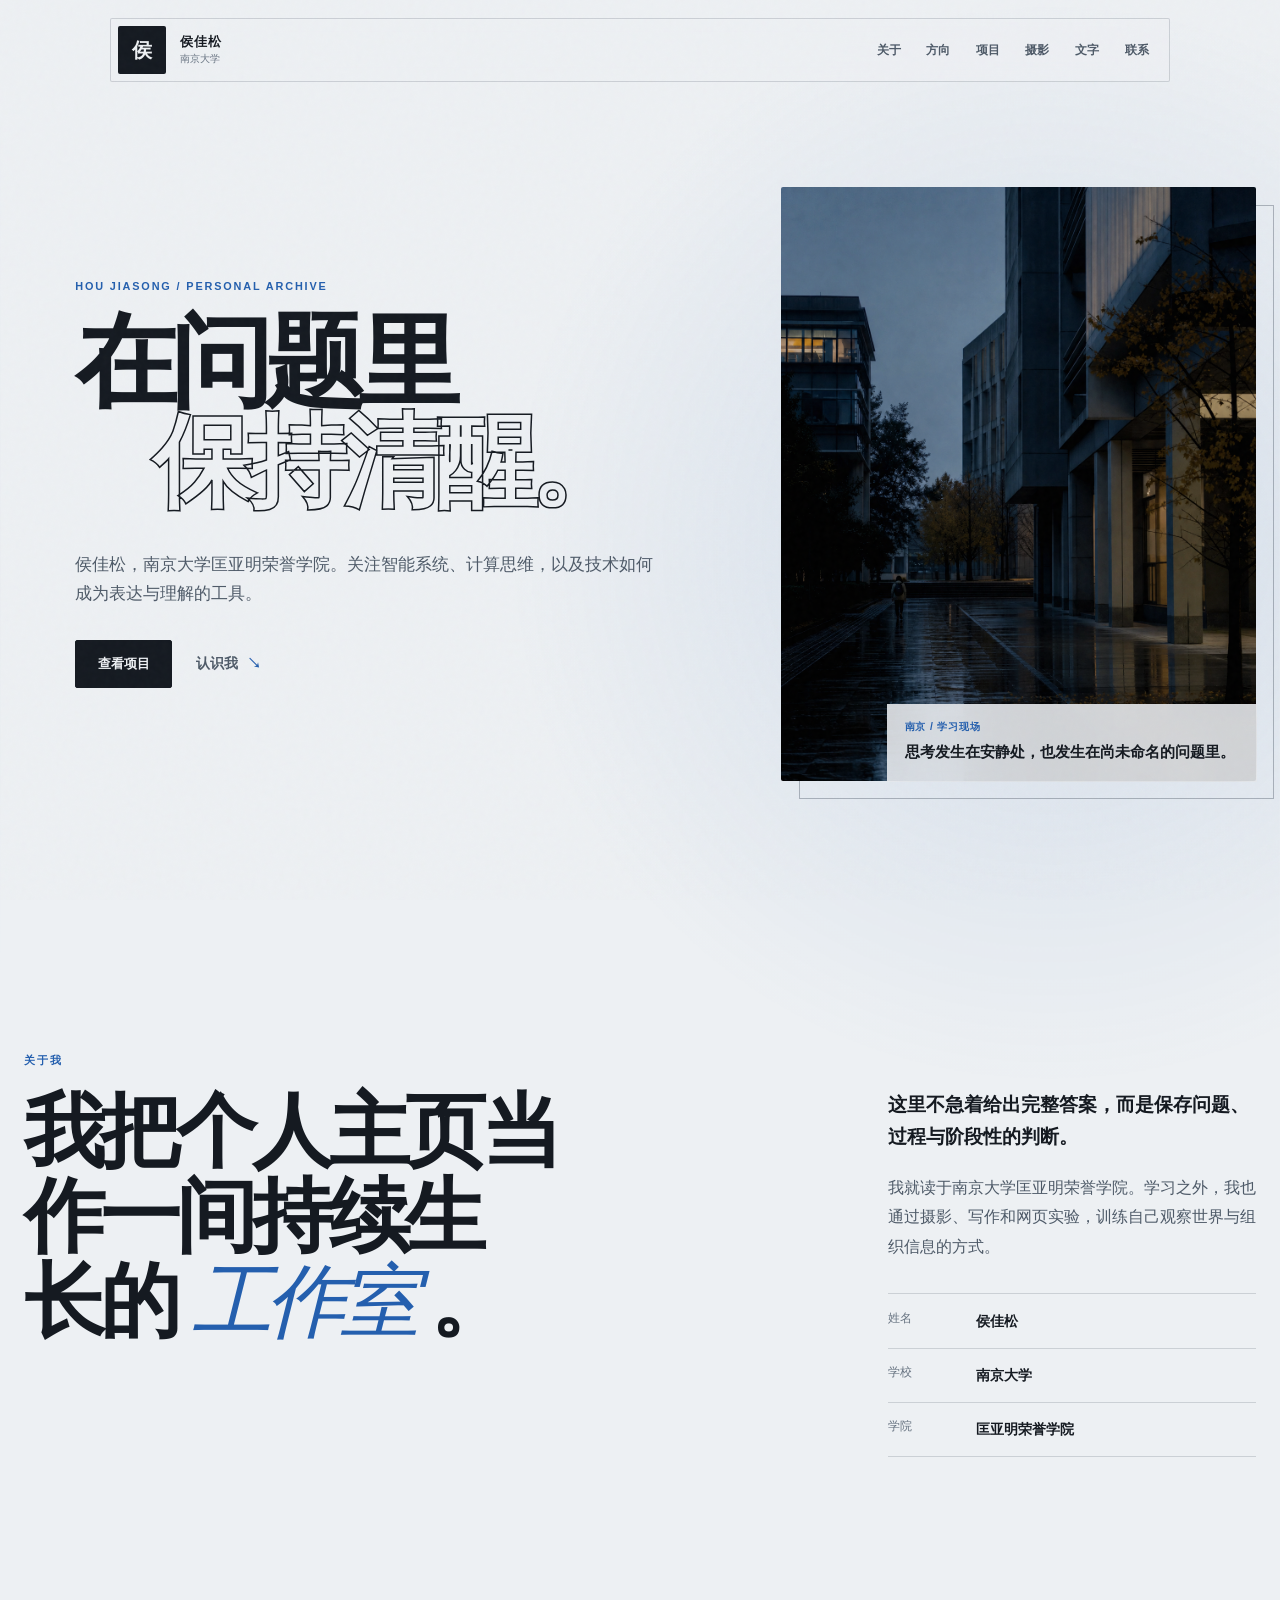
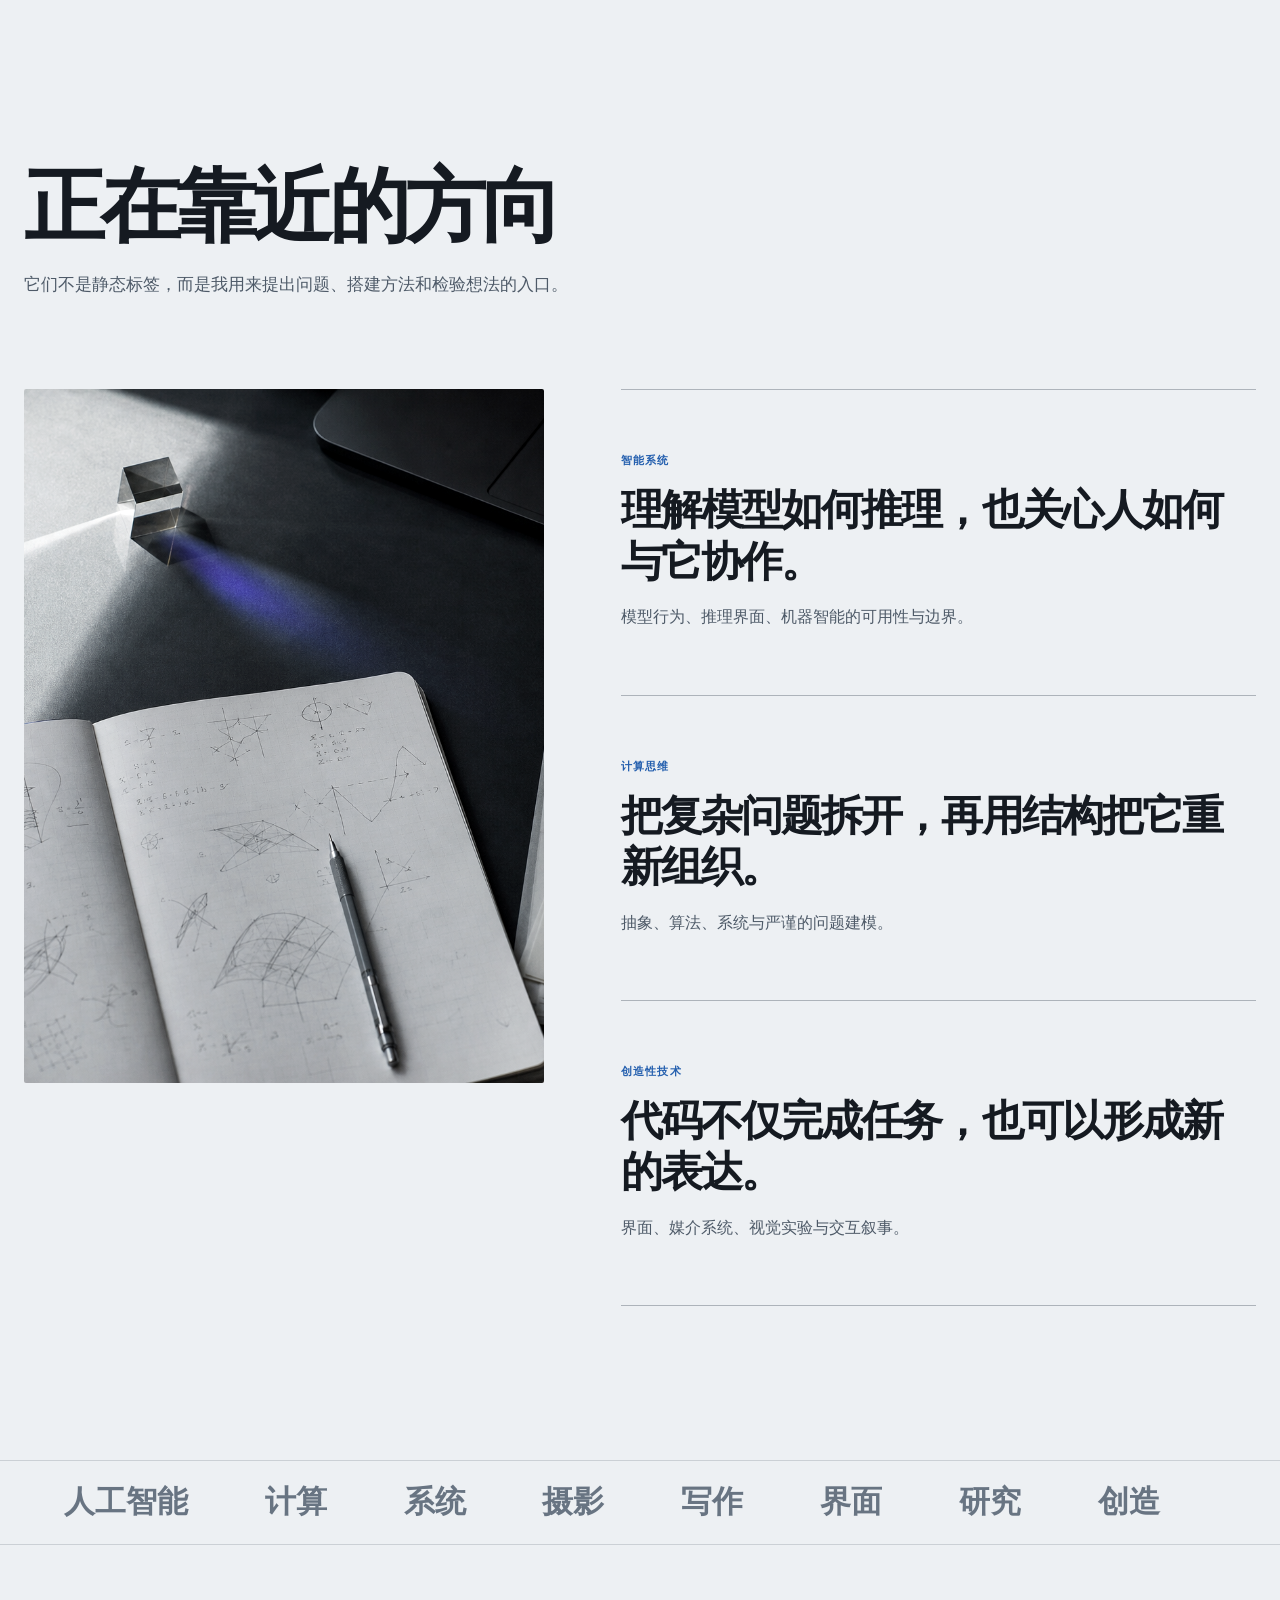
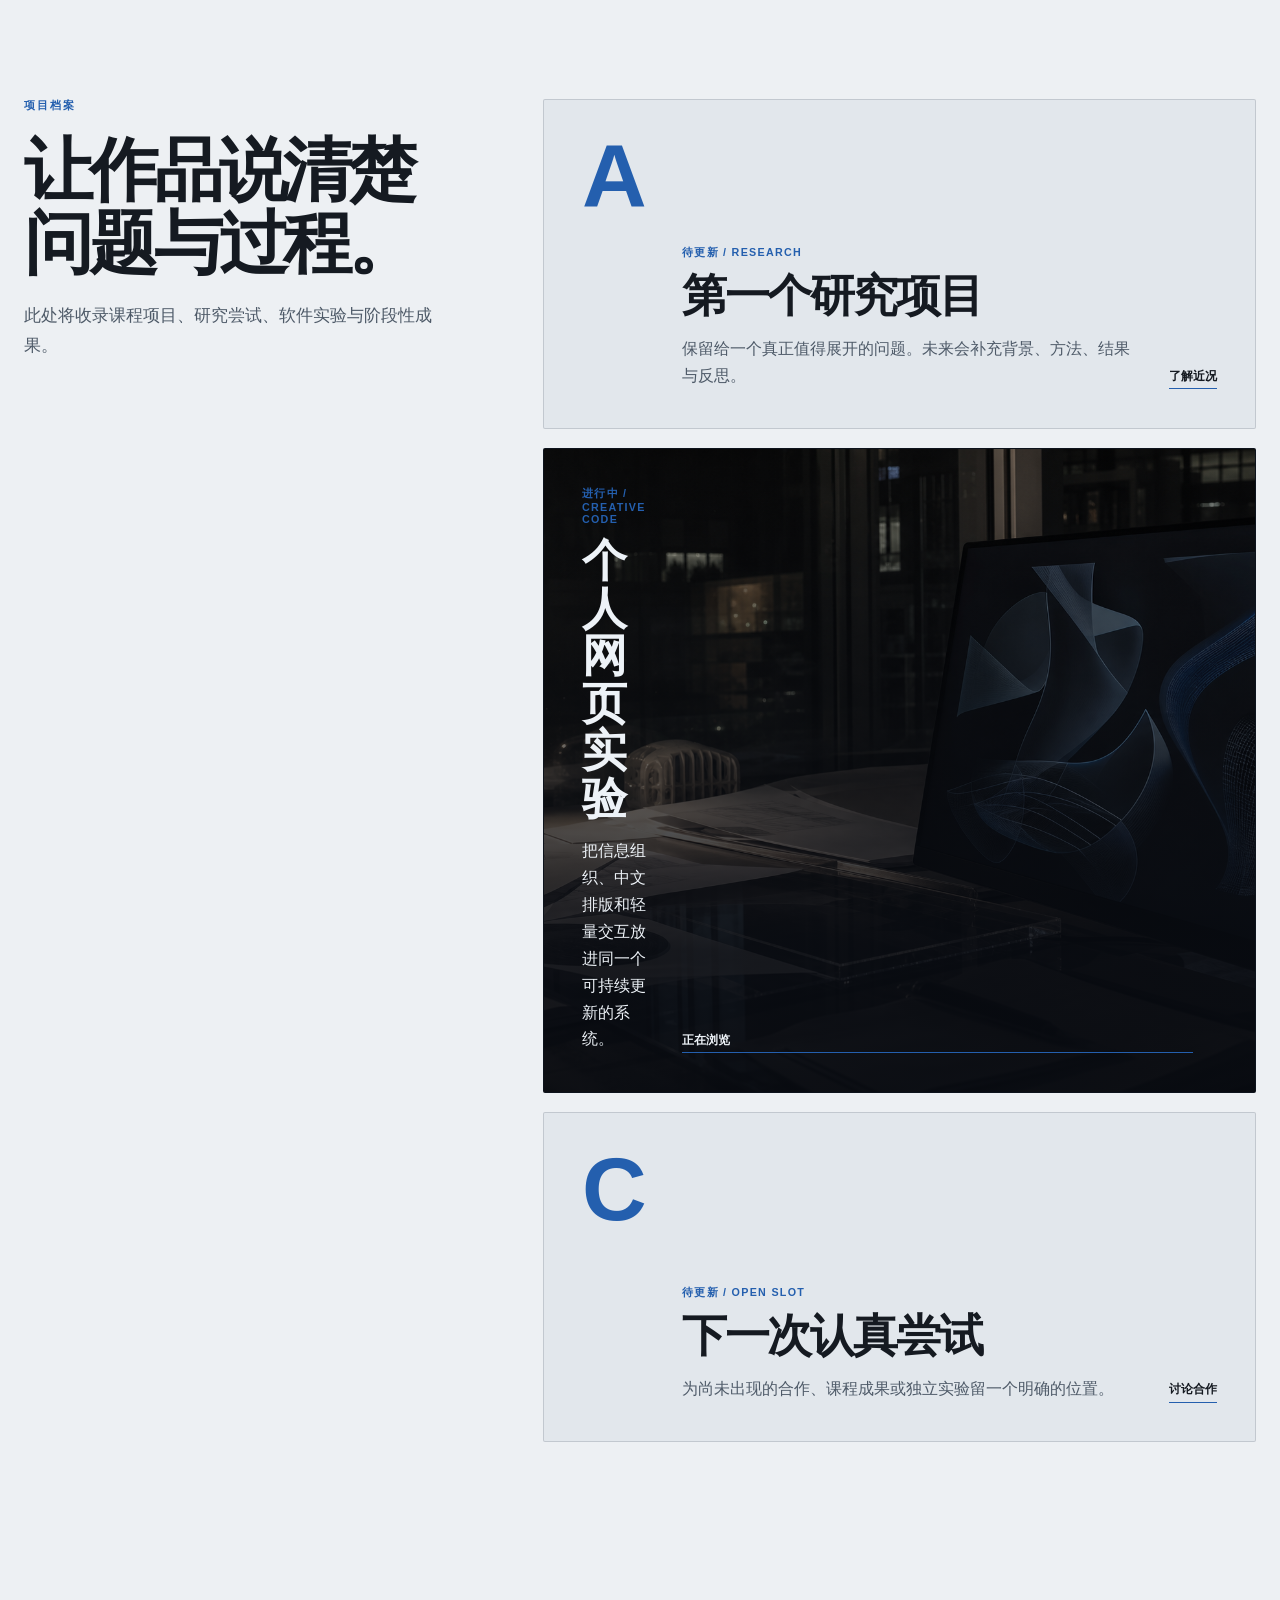
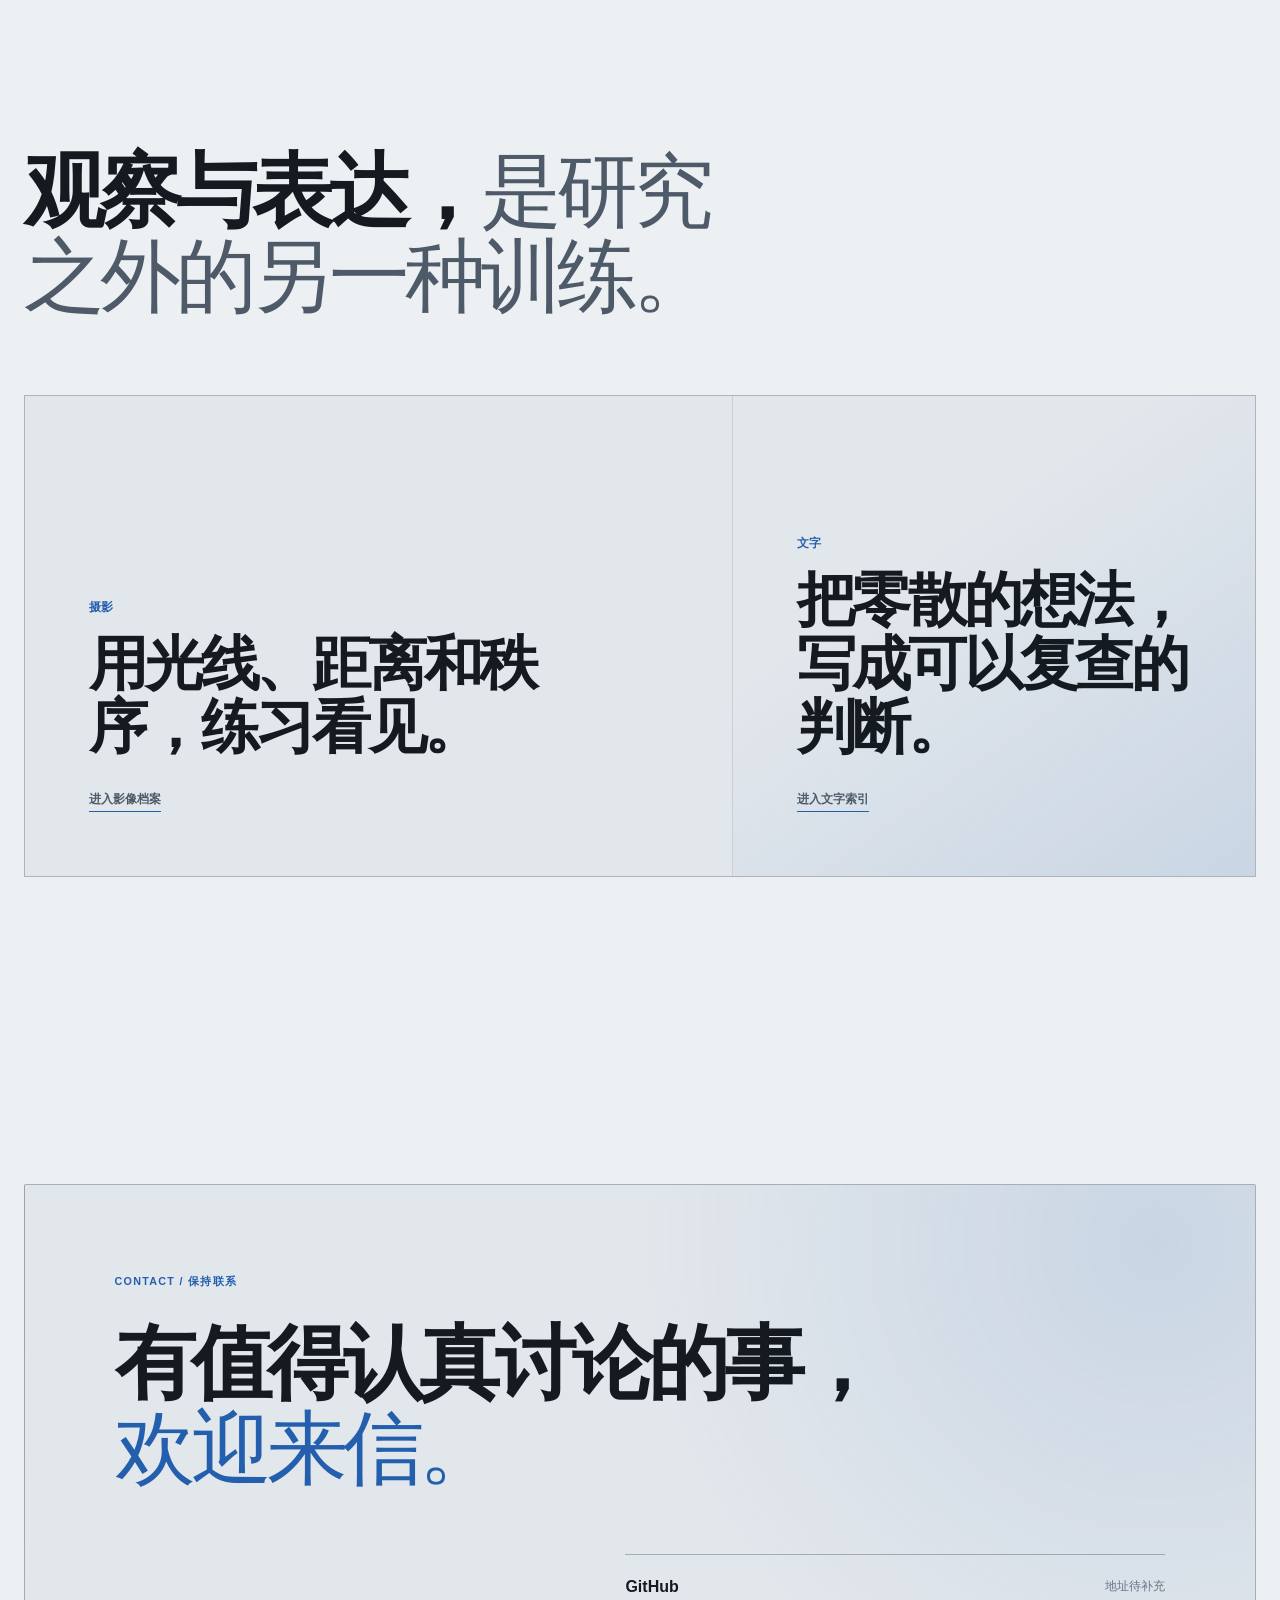
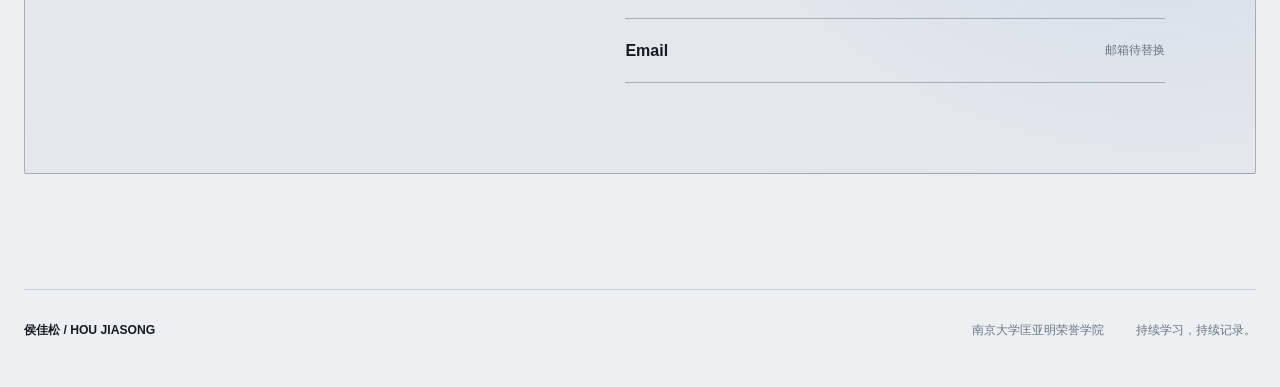
<file: index.html>
<!doctype html>
<html lang="zh-CN">
  <head>
    <meta charset="utf-8">
    <meta name="viewport" content="width=device-width, initial-scale=1">
    <meta name="description" content="侯佳松，南京大学匡亚明荣誉学院学生。记录研究、项目、摄影与写作。">
    <meta name="theme-color" content="#080b11">
    <title>侯佳松 | 研究、创造与观察</title>
    <link rel="stylesheet" href="assets/css/style.css">
  </head>
  <body>
    <canvas id="field-canvas" aria-hidden="true"></canvas>

    <div class="page-shell">
      <nav class="site-nav" aria-label="主导航">
        <a class="nav-mark" href="#top" aria-label="回到侯佳松主页顶部">
          <span>侯</span>
        </a>
        <div class="nav-identity">
          <strong>侯佳松</strong>
          <small>南京大学</small>
        </div>
        <div class="nav-links">
          <a href="#profile">关于</a>
          <a href="#research">方向</a>
          <a href="#projects">项目</a>
          <a href="photography/index.html">摄影</a>
          <a href="writings/index.html">文字</a>
          <a href="#contact">联系</a>
        </div>
      </nav>

      <main id="top" class="site-main">
        <section class="hero-section" aria-labelledby="hero-title">
          <div class="hero-copy reveal-group">
            <p class="eyebrow">HOU JIASONG / PERSONAL ARCHIVE</p>
            <h1 id="hero-title">
              <span>在问题里</span>
              <em>保持清醒。</em>
            </h1>
            <p class="hero-line">侯佳松，南京大学匡亚明荣誉学院。关注智能系统、计算思维，以及技术如何成为表达与理解的工具。</p>
            <div class="hero-actions" aria-label="主要入口">
              <a class="button button-primary" href="#projects">查看项目</a>
              <a class="text-link" href="#profile">认识我 <span aria-hidden="true">↘</span></a>
            </div>
          </div>

          <figure class="hero-media reveal-media">
            <img src="assets/images/campus-blue-hour.png" alt="雨后蓝调时刻的大学校园建筑与树影">
            <figcaption>
              <span>南京 / 学习现场</span>
              <strong>思考发生在安静处，也发生在尚未命名的问题里。</strong>
            </figcaption>
          </figure>
        </section>

        <section id="profile" class="section profile-section" aria-labelledby="profile-title">
          <div class="section-kicker">关于我</div>
          <div class="profile-grid">
            <h2 id="profile-title">我把个人主页当作一间持续生长的<span>工作室</span>。</h2>
            <div class="profile-copy">
              <p class="lead">这里不急着给出完整答案，而是保存问题、过程与阶段性的判断。</p>
              <p>我就读于南京大学匡亚明荣誉学院。学习之外，我也通过摄影、写作和网页实验，训练自己观察世界与组织信息的方式。</p>
              <dl class="profile-facts">
                <div><dt>姓名</dt><dd>侯佳松</dd></div>
                <div><dt>学校</dt><dd>南京大学</dd></div>
                <div><dt>学院</dt><dd>匡亚明荣誉学院</dd></div>
              </dl>
            </div>
          </div>
        </section>

        <section id="research" class="section research-section" aria-labelledby="research-title">
          <div class="research-intro">
            <h2 id="research-title">正在靠近的方向</h2>
            <p>它们不是静态标签，而是我用来提出问题、搭建方法和检验想法的入口。</p>
          </div>

          <div class="interest-layout">
            <figure class="research-image">
              <img src="assets/images/research-desk.png" alt="摊开的研究笔记、几何草图与棱镜光影">
            </figure>
            <div class="interest-list">
              <article>
                <span>智能系统</span>
                <h3>理解模型如何推理，也关心人如何与它协作。</h3>
                <p>模型行为、推理界面、机器智能的可用性与边界。</p>
              </article>
              <article>
                <span>计算思维</span>
                <h3>把复杂问题拆开，再用结构把它重新组织。</h3>
                <p>抽象、算法、系统与严谨的问题建模。</p>
              </article>
              <article>
                <span>创造性技术</span>
                <h3>代码不仅完成任务，也可以形成新的表达。</h3>
                <p>界面、媒介系统、视觉实验与交互叙事。</p>
              </article>
            </div>
          </div>
        </section>

        <section class="marquee-section" aria-label="关注关键词">
          <div class="marquee-track">
            <span>人工智能</span><span>计算</span><span>系统</span><span>摄影</span><span>写作</span><span>界面</span><span>研究</span><span>创造</span>
          </div>
          <div class="marquee-track" aria-hidden="true">
            <span>人工智能</span><span>计算</span><span>系统</span><span>摄影</span><span>写作</span><span>界面</span><span>研究</span><span>创造</span>
          </div>
        </section>

        <section id="projects" class="section projects-section" aria-labelledby="projects-title">
          <div class="projects-heading">
            <div class="section-kicker">项目档案</div>
            <h2 id="projects-title">让作品说清楚<br>问题与过程。</h2>
            <p>此处将收录课程项目、研究尝试、软件实验与阶段性成果。</p>
          </div>

          <div class="project-stack">
            <article class="project-card">
              <div class="project-number">A</div>
              <div class="project-content">
                <p class="project-state">待更新 / RESEARCH</p>
                <h3>第一个研究项目</h3>
                <p>保留给一个真正值得展开的问题。未来会补充背景、方法、结果与反思。</p>
              </div>
              <a href="#contact" aria-label="联系侯佳松了解第一个研究项目">了解近况</a>
            </article>
            <article class="project-card project-card-image">
              <img src="assets/images/night-study.png" alt="夜间工作桌、抽象计算图形与纸张">
              <div class="project-content">
                <p class="project-state">进行中 / CREATIVE CODE</p>
                <h3>个人网页实验</h3>
                <p>把信息组织、中文排版和轻量交互放进同一个可持续更新的系统。</p>
              </div>
              <a href="#top" aria-label="回到页面顶部查看个人网页实验">正在浏览</a>
            </article>
            <article class="project-card">
              <div class="project-number">C</div>
              <div class="project-content">
                <p class="project-state">待更新 / OPEN SLOT</p>
                <h3>下一次认真尝试</h3>
                <p>为尚未出现的合作、课程成果或独立实验留一个明确的位置。</p>
              </div>
              <a href="#contact" aria-label="联系侯佳松讨论合作">讨论合作</a>
            </article>
          </div>
        </section>

        <section id="archives" class="section archive-section" aria-labelledby="archive-title">
          <h2 id="archive-title">观察与表达，<span>是研究之外的另一种训练。</span></h2>
          <div class="archive-grid">
            <a class="archive-tile photography-tile" href="photography/index.html">
              <span>摄影</span>
              <strong>用光线、距离和秩序，练习看见。</strong>
              <small>进入影像档案</small>
            </a>
            <a class="archive-tile writing-tile" href="writings/index.html">
              <span>文字</span>
              <strong>把零散的想法，写成可以复查的判断。</strong>
              <small>进入文字索引</small>
            </a>
          </div>
        </section>

        <section id="contact" class="section contact-section" aria-labelledby="contact-title">
          <div class="contact-panel">
            <p>CONTACT / 保持联系</p>
            <h2 id="contact-title">有值得认真讨论的事，<br><em>欢迎来信。</em></h2>
            <div class="contact-links">
              <a href="#" aria-label="GitHub 地址待补充">GitHub <span>地址待补充</span></a>
              <a href="mailto:your.email@example.com">Email <span>邮箱待替换</span></a>
            </div>
          </div>
        </section>
      </main>

      <footer class="site-footer">
        <strong>侯佳松 / HOU JIASONG</strong>
        <span>南京大学匡亚明荣誉学院</span>
        <span>持续学习，持续记录。</span>
      </footer>
    </div>

    <script src="assets/js/script.js"></script>
  </body>
</html>
</file>
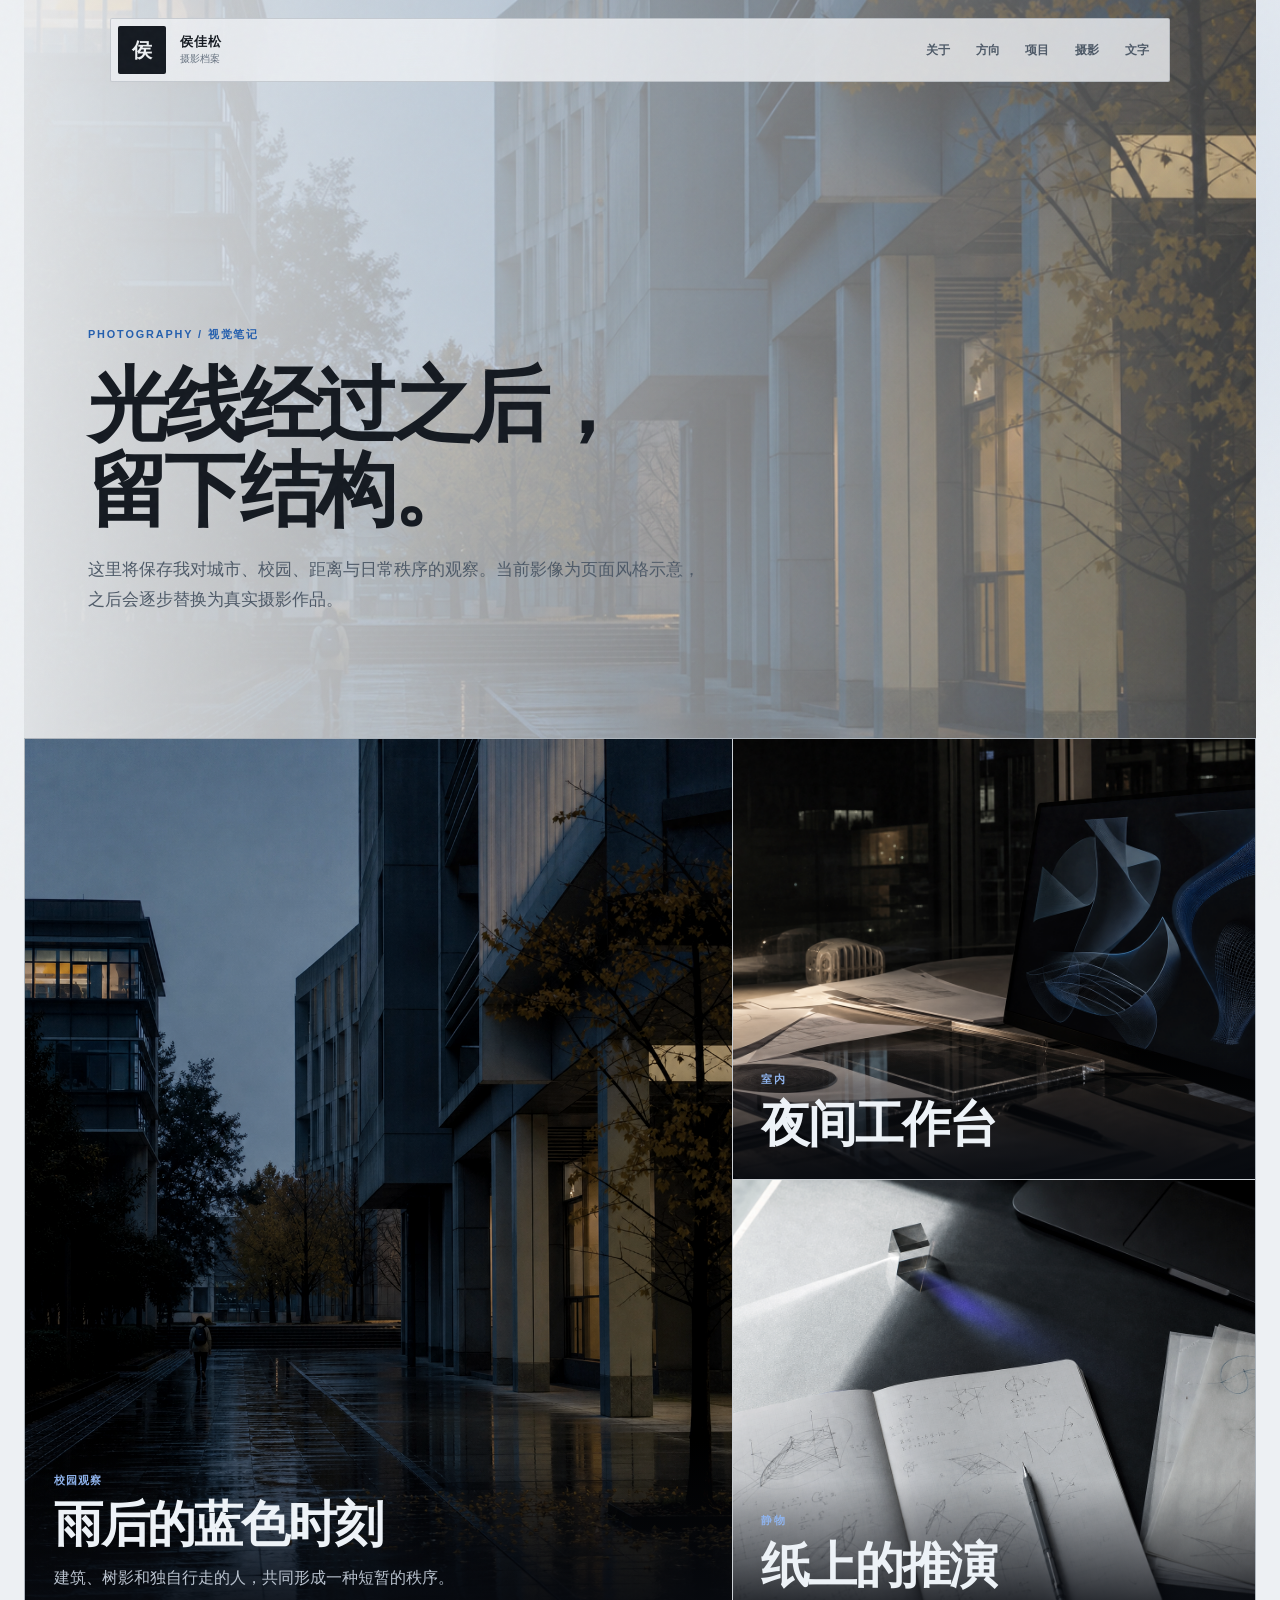
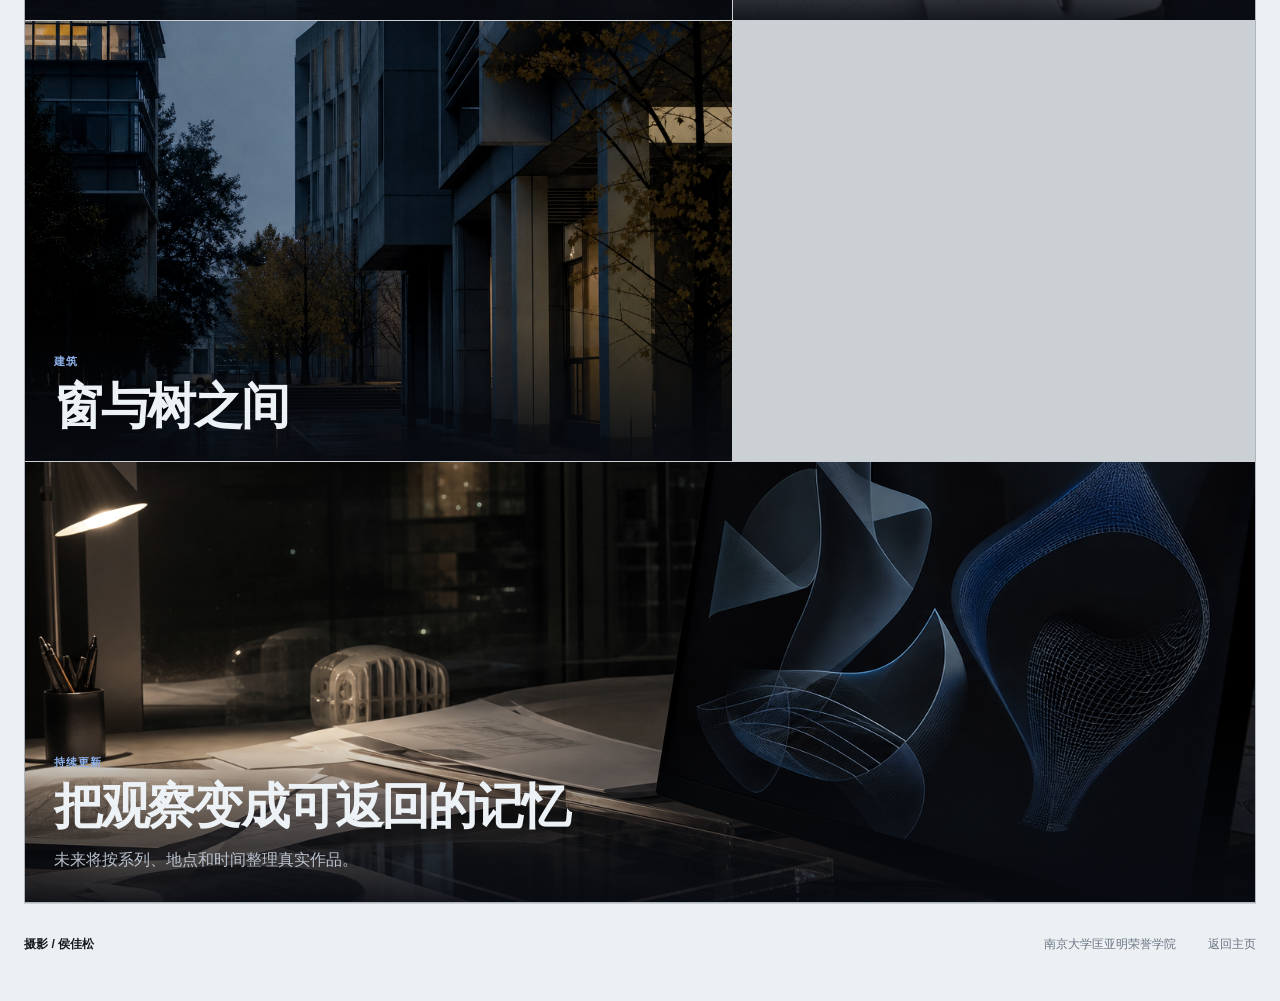
<file: photography/index.html>
<!doctype html>
<html lang="zh-CN">
  <head>
    <meta charset="utf-8">
    <meta name="viewport" content="width=device-width, initial-scale=1">
    <meta name="description" content="侯佳松的摄影与视觉观察档案。">
    <title>摄影 | 侯佳松</title>
    <link rel="stylesheet" href="../assets/css/style.css">
  </head>
  <body>
    <canvas id="field-canvas" aria-hidden="true"></canvas>
    <div class="page-shell">
      <nav class="site-nav" aria-label="主导航">
        <a class="nav-mark" href="../index.html" aria-label="返回侯佳松主页"><span>侯</span></a>
        <div class="nav-identity"><strong>侯佳松</strong><small>摄影档案</small></div>
        <div class="nav-links">
          <a href="../index.html#profile">关于</a>
          <a href="../index.html#research">方向</a>
          <a href="../index.html#projects">项目</a>
          <a href="./index.html">摄影</a>
          <a href="../writings/index.html">文字</a>
        </div>
      </nav>

      <main class="site-main subpage-main">
        <section class="subpage-hero photography-hero" aria-labelledby="photo-title">
          <div class="subpage-copy">
            <p class="eyebrow">PHOTOGRAPHY / 视觉笔记</p>
            <h1 id="photo-title">光线经过之后，<br>留下结构。</h1>
            <p>这里将保存我对城市、校园、距离与日常秩序的观察。当前影像为页面风格示意，之后会逐步替换为真实摄影作品。</p>
          </div>
        </section>

        <section class="section gallery-section" aria-label="摄影作品示意">
          <article class="photo-card photo-large">
            <div class="photo-visual photo-visual-a"></div>
            <div><span>校园观察</span><h2>雨后的蓝色时刻</h2><p>建筑、树影和独自行走的人，共同形成一种短暂的秩序。</p></div>
          </article>
          <article class="photo-card">
            <div class="photo-visual photo-visual-b"></div>
            <div><span>室内</span><h2>夜间工作台</h2></div>
          </article>
          <article class="photo-card">
            <div class="photo-visual photo-visual-c"></div>
            <div><span>静物</span><h2>纸上的推演</h2></div>
          </article>
          <article class="photo-card">
            <div class="photo-visual photo-visual-d"></div>
            <div><span>建筑</span><h2>窗与树之间</h2></div>
          </article>
          <article class="photo-card photo-wide">
            <div class="photo-visual photo-visual-e"></div>
            <div><span>持续更新</span><h2>把观察变成可返回的记忆</h2><p>未来将按系列、地点和时间整理真实作品。</p></div>
          </article>
        </section>
      </main>

      <footer class="site-footer">
        <strong>摄影 / 侯佳松</strong><span>南京大学匡亚明荣誉学院</span><a href="../index.html">返回主页</a>
      </footer>
    </div>
    <script src="../assets/js/script.js"></script>
  </body>
</html>
</file>
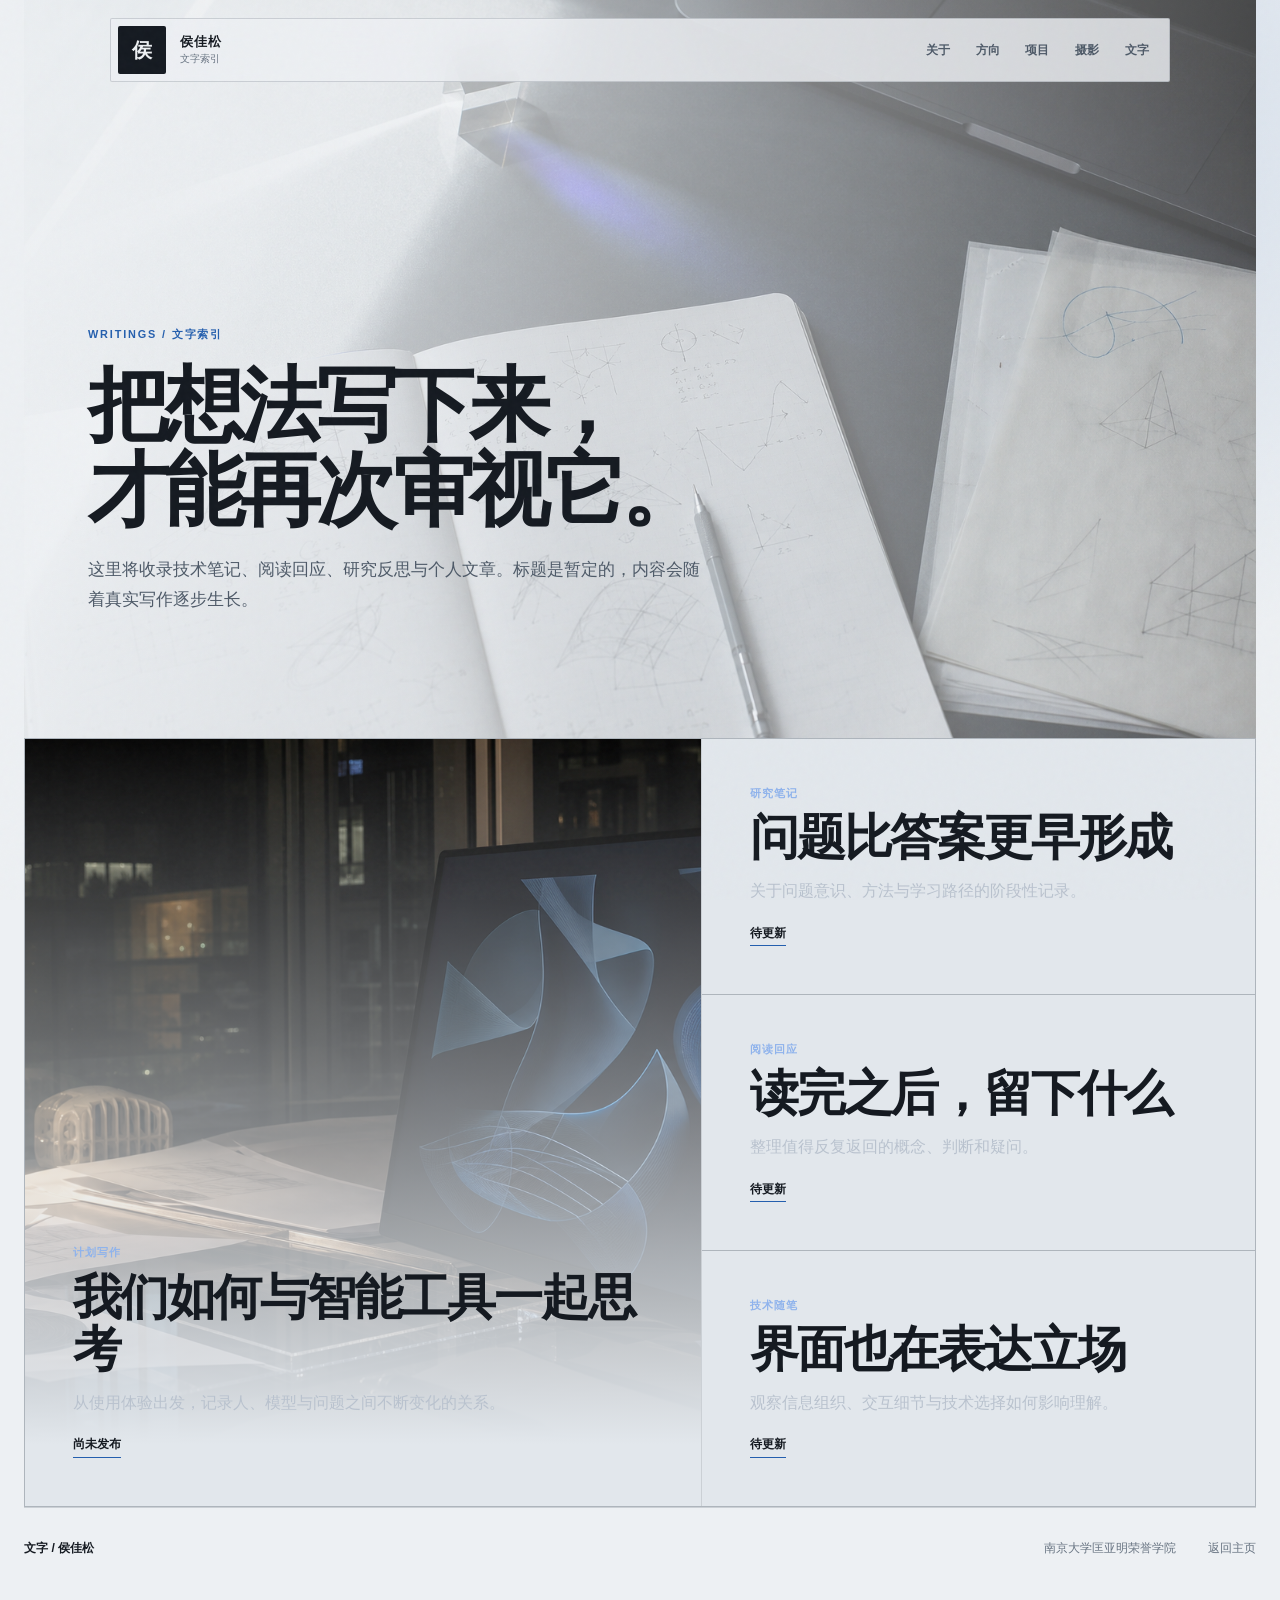
<file: writings/index.html>
<!doctype html>
<html lang="zh-CN">
  <head>
    <meta charset="utf-8">
    <meta name="viewport" content="width=device-width, initial-scale=1">
    <meta name="description" content="侯佳松的文章、笔记与思考索引。">
    <title>文字 | 侯佳松</title>
    <link rel="stylesheet" href="../assets/css/style.css">
  </head>
  <body>
    <canvas id="field-canvas" aria-hidden="true"></canvas>
    <div class="page-shell">
      <nav class="site-nav" aria-label="主导航">
        <a class="nav-mark" href="../index.html" aria-label="返回侯佳松主页"><span>侯</span></a>
        <div class="nav-identity"><strong>侯佳松</strong><small>文字索引</small></div>
        <div class="nav-links">
          <a href="../index.html#profile">关于</a>
          <a href="../index.html#research">方向</a>
          <a href="../index.html#projects">项目</a>
          <a href="../photography/index.html">摄影</a>
          <a href="./index.html">文字</a>
        </div>
      </nav>

      <main class="site-main subpage-main">
        <section class="subpage-hero writings-hero" aria-labelledby="writing-title">
          <div class="subpage-copy">
            <p class="eyebrow">WRITINGS / 文字索引</p>
            <h1 id="writing-title">把想法写下来，<br>才能再次审视它。</h1>
            <p>这里将收录技术笔记、阅读回应、研究反思与个人文章。标题是暂定的，内容会随着真实写作逐步生长。</p>
          </div>
        </section>

        <section class="section writing-section" aria-label="文章目录">
          <article class="writing-card featured-writing">
            <span>计划写作</span>
            <h2>我们如何与智能工具一起思考</h2>
            <p>从使用体验出发，记录人、模型与问题之间不断变化的关系。</p>
            <a href="#">尚未发布</a>
          </article>
          <div class="writing-list">
            <article class="writing-card"><span>研究笔记</span><h2>问题比答案更早形成</h2><p>关于问题意识、方法与学习路径的阶段性记录。</p><a href="#">待更新</a></article>
            <article class="writing-card"><span>阅读回应</span><h2>读完之后，留下什么</h2><p>整理值得反复返回的概念、判断和疑问。</p><a href="#">待更新</a></article>
            <article class="writing-card"><span>技术随笔</span><h2>界面也在表达立场</h2><p>观察信息组织、交互细节与技术选择如何影响理解。</p><a href="#">待更新</a></article>
          </div>
        </section>
      </main>

      <footer class="site-footer">
        <strong>文字 / 侯佳松</strong><span>南京大学匡亚明荣誉学院</span><a href="../index.html">返回主页</a>
      </footer>
    </div>
    <script src="../assets/js/script.js"></script>
  </body>
</html>
</file>
<file: assets/css/style.css>
:root {
  color-scheme: dark light;
  --bg: #080b11;
  --surface: #10151d;
  --surface-strong: #171e29;
  --text: #edf2f7;
  --muted: #a7b1c0;
  --faint: #748092;
  --line: rgba(208, 222, 240, 0.16);
  --line-strong: rgba(208, 222, 240, 0.3);
  --accent: #5f8fdc;
  --accent-soft: rgba(95, 143, 220, 0.18);
  --nav-bg: rgba(8, 11, 17, 0.78);
  --max: 1240px;
  --radius: 2px;
  --font-sans: "Avenir Next", "Helvetica Neue", "PingFang SC", "Noto Sans CJK SC", "Microsoft YaHei", sans-serif;
}

@media (prefers-color-scheme: light) {
  :root {
    --bg: #edf0f3;
    --surface: #e2e7ec;
    --surface-strong: #d5dce4;
    --text: #151a21;
    --muted: #4e5a68;
    --faint: #687482;
    --line: rgba(27, 41, 58, 0.16);
    --line-strong: rgba(27, 41, 58, 0.3);
    --accent: #245fae;
    --accent-soft: rgba(36, 95, 174, 0.13);
    --nav-bg: rgba(237, 240, 243, 0.82);
  }
}

* {
  box-sizing: border-box;
}

html {
  scroll-behavior: smooth;
  background: var(--bg);
}

body {
  min-height: 100%;
  margin: 0;
  overflow-x: hidden;
  color: var(--text);
  font-family: var(--font-sans);
  background:
    radial-gradient(circle at 82% 8%, var(--accent-soft), transparent 34rem),
    var(--bg);
  text-rendering: optimizeLegibility;
  -webkit-font-smoothing: antialiased;
}

body::after {
  position: fixed;
  inset: 0;
  z-index: 90;
  pointer-events: none;
  content: "";
  opacity: 0.045;
  background-image: url("data:image/svg+xml,%3Csvg viewBox='0 0 180 180' xmlns='http://www.w3.org/2000/svg'%3E%3Cfilter id='n'%3E%3CfeTurbulence type='fractalNoise' baseFrequency='.85' numOctaves='3' stitchTiles='stitch'/%3E%3C/filter%3E%3Crect width='100%25' height='100%25' filter='url(%23n)' opacity='.55'/%3E%3C/svg%3E");
}

a {
  color: inherit;
  text-decoration: none;
}

img {
  display: block;
  width: 100%;
  max-width: 100%;
}

button,
a {
  -webkit-tap-highlight-color: transparent;
}

:focus-visible {
  outline: 2px solid var(--accent);
  outline-offset: 4px;
}

.hero-enter {
  opacity: 1;
  transform: translateY(22px);
  transition:
    transform 720ms cubic-bezier(0.16, 1, 0.3, 1) var(--hero-delay, 0ms);
}

.hero-enter.is-ready {
  transform: translateY(0);
}

.site-nav.hero-enter {
  transform: translate(-50%, 22px);
}

.site-nav.hero-enter.is-ready {
  transform: translate(-50%, 0);
}

.reveal-item {
  opacity: 0;
  transform: translateY(32px);
  transition:
    opacity 760ms cubic-bezier(0.16, 1, 0.3, 1) var(--reveal-delay, 0ms),
    transform 760ms cubic-bezier(0.16, 1, 0.3, 1) var(--reveal-delay, 0ms);
}

.reveal-item.is-visible {
  opacity: 1;
  transform: translateY(0);
}

#field-canvas {
  position: fixed;
  inset: 0;
  z-index: -1;
  width: 100%;
  height: 100%;
  opacity: 0.24;
  pointer-events: none;
}

.page-shell,
.site-main {
  width: 100%;
  overflow-x: clip;
}

.site-nav {
  position: fixed;
  top: 18px;
  left: 50%;
  z-index: 50;
  display: grid;
  grid-template-columns: auto auto 1fr;
  align-items: center;
  width: min(calc(100% - 36px), 1060px);
  min-height: 64px;
  padding: 7px 10px 7px 7px;
  border: 1px solid var(--line);
  border-radius: var(--radius);
  background: var(--nav-bg);
  backdrop-filter: blur(22px);
  box-shadow: inset 0 1px rgba(255, 255, 255, 0.05);
  transform: translateX(-50%);
}

.nav-mark {
  display: grid;
  width: 48px;
  height: 48px;
  place-items: center;
  border-radius: var(--radius);
  background: var(--text);
  color: var(--bg);
  font-size: 1.25rem;
  font-weight: 900;
}

.nav-identity {
  display: grid;
  gap: 0.08rem;
  padding-left: 0.9rem;
}

.nav-identity strong {
  font-size: 0.8rem;
  letter-spacing: 0.06em;
}

.nav-identity small {
  color: var(--faint);
  font-size: 0.64rem;
}

.nav-links {
  display: flex;
  justify-content: flex-end;
  gap: clamp(0.85rem, 2vw, 1.75rem);
  padding: 0 0.65rem;
}

.nav-links a {
  position: relative;
  color: var(--muted);
  font-size: 0.75rem;
  font-weight: 650;
  white-space: nowrap;
  transition: color 220ms ease;
}

.nav-links a::after {
  position: absolute;
  right: 0;
  bottom: -6px;
  left: 0;
  height: 1px;
  content: "";
  background: var(--accent);
  transform: scaleX(0);
  transform-origin: right;
  transition: transform 260ms cubic-bezier(0.16, 1, 0.3, 1);
}

.nav-links a:hover {
  color: var(--text);
}

.nav-links a:hover::after {
  transform: scaleX(1);
  transform-origin: left;
}

.hero-section {
  display: grid;
  grid-template-columns: minmax(0, 1.05fr) minmax(320px, 0.72fr);
  gap: clamp(2rem, 5vw, 6rem);
  align-items: center;
  width: min(calc(100% - 48px), 1420px);
  min-height: 100dvh;
  margin: 0 auto;
  padding: 96px 0 28px;
}

.hero-copy {
  position: relative;
  z-index: 2;
  padding-left: clamp(0rem, 4vw, 4.5rem);
}

.eyebrow,
.section-kicker {
  margin: 0 0 1.35rem;
  color: var(--accent);
  font-size: 0.68rem;
  font-weight: 750;
  letter-spacing: 0.17em;
}

.hero-copy h1 {
  margin: 0;
  font-size: clamp(4rem, 8vw, 8.5rem);
  font-weight: 880;
  line-height: 0.94;
  letter-spacing: -0.075em;
}

.hero-copy h1 span,
.hero-copy h1 em {
  display: block;
}

.hero-copy h1 em {
  padding: 0.04em 0 0.1em;
  color: transparent;
  font-style: normal;
  font-weight: 820;
  -webkit-text-stroke: 1.5px var(--text);
  transform: translateX(clamp(1rem, 6vw, 6rem));
}

.hero-line {
  max-width: 580px;
  margin: 1.8rem 0 0;
  color: var(--muted);
  font-size: clamp(1rem, 1.3vw, 1.15rem);
  line-height: 1.75;
}

.hero-actions {
  display: flex;
  align-items: center;
  gap: 1.5rem;
  margin-top: 2rem;
}

.button {
  display: inline-flex;
  min-height: 48px;
  align-items: center;
  justify-content: center;
  padding: 0 1.35rem;
  border: 1px solid var(--text);
  border-radius: var(--radius);
  font-size: 0.82rem;
  font-weight: 800;
  white-space: nowrap;
  transition: transform 220ms ease, background 220ms ease;
}

.button:hover {
  transform: translateY(-2px);
}

.button:active {
  transform: translateY(1px);
}

.button-primary {
  background: var(--text);
  color: var(--bg);
}

.text-link {
  color: var(--muted);
  font-size: 0.86rem;
  font-weight: 700;
}

.text-link span {
  display: inline-block;
  margin-left: 0.3rem;
  color: var(--accent);
  transition: transform 220ms ease;
}

.text-link:hover span {
  transform: translate(3px, 3px);
}

.hero-media {
  position: relative;
  width: min(100%, 540px);
  margin: 0;
  justify-self: end;
}

.hero-media img {
  aspect-ratio: 4 / 5;
  border-radius: var(--radius);
  object-fit: cover;
  filter: saturate(0.72) contrast(1.05);
}

.hero-media::before {
  position: absolute;
  inset: 18px -18px -18px 18px;
  z-index: -1;
  content: "";
  border: 1px solid var(--line-strong);
}

.hero-media figcaption {
  position: absolute;
  right: -1px;
  bottom: -1px;
  width: min(82%, 370px);
  padding: 1rem 1.1rem 1.15rem;
  background: color-mix(in srgb, var(--bg) 88%, transparent);
  backdrop-filter: blur(18px);
}

.hero-media figcaption span {
  display: block;
  margin-bottom: 0.45rem;
  color: var(--accent);
  font-size: 0.65rem;
  font-weight: 700;
  letter-spacing: 0.08em;
}

.hero-media figcaption strong {
  display: block;
  font-size: 0.94rem;
  font-weight: 600;
  line-height: 1.5;
}

.section {
  width: min(calc(100% - 48px), var(--max));
  margin: 0 auto;
  padding: clamp(6.5rem, 12vw, 11rem) 0;
}

.profile-grid {
  display: grid;
  grid-template-columns: minmax(0, 1.2fr) minmax(300px, 0.58fr);
  gap: clamp(3rem, 8vw, 8rem);
}

.profile-grid h2,
.research-intro h2,
.projects-heading h2,
.archive-section > h2,
.contact-panel h2,
.subpage-copy h1 {
  margin: 0;
  font-size: clamp(2.8rem, 6.3vw, 6.4rem);
  font-weight: 820;
  line-height: 1.05;
  letter-spacing: -0.06em;
  text-wrap: balance;
}

.profile-grid h2 span {
  display: inline-block;
  margin: 0 0.12em;
  padding: 0 0.08em 0.06em;
  color: var(--accent);
  font-weight: 400;
  font-style: italic;
  letter-spacing: -0.09em;
}

.profile-copy {
  align-self: end;
  color: var(--muted);
  font-size: 1rem;
  line-height: 1.85;
}

.profile-copy p {
  margin: 0 0 1.25rem;
}

.profile-copy .lead {
  color: var(--text);
  font-size: 1.2rem;
  font-weight: 650;
  line-height: 1.65;
}

.profile-facts {
  margin: 2rem 0 0;
  border-top: 1px solid var(--line);
}

.profile-facts div {
  display: grid;
  grid-template-columns: 4.5rem 1fr;
  gap: 1rem;
  padding: 0.85rem 0;
  border-bottom: 1px solid var(--line);
}

.profile-facts dt {
  color: var(--faint);
  font-size: 0.74rem;
}

.profile-facts dd {
  margin: 0;
  color: var(--text);
  font-size: 0.88rem;
  font-weight: 650;
}

.research-intro {
  max-width: 760px;
  margin-bottom: clamp(3rem, 7vw, 6rem);
}

.research-intro p,
.projects-heading > p {
  max-width: 560px;
  margin: 1.35rem 0 0;
  color: var(--muted);
  font-size: 1.05rem;
  line-height: 1.75;
}

.interest-layout {
  display: grid;
  grid-template-columns: minmax(320px, 0.9fr) minmax(0, 1.1fr);
  gap: clamp(2rem, 6vw, 6rem);
  align-items: start;
}

.research-image {
  position: sticky;
  top: 120px;
  margin: 0;
}

.research-image img {
  aspect-ratio: 3 / 4;
  border-radius: var(--radius);
  object-fit: cover;
  filter: saturate(0.68) contrast(1.06);
}

.interest-list {
  border-top: 1px solid var(--line-strong);
}

.interest-list article {
  display: grid;
  gap: 1rem;
  padding: clamp(2rem, 5vw, 4.5rem) 0;
  border-bottom: 1px solid var(--line-strong);
}

.interest-list span,
.project-state,
.contact-panel > p {
  margin: 0;
  color: var(--accent);
  font-size: 0.67rem;
  font-weight: 800;
  letter-spacing: 0.12em;
}

.interest-list h3 {
  max-width: 680px;
  margin: 0;
  font-size: clamp(1.65rem, 3.3vw, 3.3rem);
  font-weight: 720;
  line-height: 1.22;
  letter-spacing: -0.045em;
}

.interest-list p {
  max-width: 520px;
  margin: 0;
  color: var(--muted);
  line-height: 1.7;
}

.marquee-section {
  display: flex;
  overflow: hidden;
  border-top: 1px solid var(--line);
  border-bottom: 1px solid var(--line);
}

.marquee-track {
  display: flex;
  flex: 0 0 auto;
  gap: clamp(2.5rem, 6vw, 6rem);
  min-width: 100%;
  padding: 1.3rem clamp(1.5rem, 5vw, 4rem);
  animation: marquee 34s linear infinite;
}

.marquee-track span {
  color: var(--faint);
  font-size: clamp(1.15rem, 2.4vw, 2.4rem);
  font-weight: 760;
  white-space: nowrap;
}

@keyframes marquee {
  to { transform: translateX(-100%); }
}

.projects-section {
  display: grid;
  grid-template-columns: minmax(250px, 0.42fr) minmax(0, 0.72fr);
  gap: clamp(3rem, 8vw, 8rem);
  width: min(calc(100% - 48px), 1360px);
}

.projects-heading {
  position: sticky;
  top: 125px;
  align-self: start;
}

.projects-heading h2 {
  font-size: clamp(2.8rem, 5.4vw, 5.8rem);
}

.project-stack {
  display: grid;
  gap: 1.2rem;
}

.project-card {
  position: relative;
  display: grid;
  grid-template-columns: 76px 1fr auto;
  gap: 1.5rem;
  align-items: end;
  min-height: 330px;
  padding: clamp(1.5rem, 3vw, 2.5rem);
  overflow: hidden;
  border: 1px solid var(--line);
  border-radius: var(--radius);
  background: var(--surface);
  transition: transform 320ms cubic-bezier(0.16, 1, 0.3, 1), border-color 320ms ease;
}

.project-card:hover {
  border-color: var(--line-strong);
  transform: translateY(-5px);
}

.project-number {
  align-self: start;
  color: var(--accent);
  font-size: clamp(3.2rem, 7vw, 6.5rem);
  font-weight: 900;
  line-height: 0.85;
}

.project-content {
  position: relative;
  z-index: 2;
}

.project-card h3 {
  margin: 0.75rem 0 0;
  font-size: clamp(1.8rem, 3.5vw, 3.6rem);
  font-weight: 780;
  line-height: 1.06;
  letter-spacing: -0.05em;
}

.project-card .project-content > p:last-child {
  max-width: 520px;
  margin: 1rem 0 0;
  color: var(--muted);
  line-height: 1.68;
}

.project-card > a {
  position: relative;
  z-index: 2;
  padding-bottom: 0.2rem;
  border-bottom: 1px solid var(--accent);
  font-size: 0.78rem;
  font-weight: 750;
  white-space: nowrap;
}

.project-card-image {
  min-height: 520px;
  background: #0b1017;
}

.project-card-image::after {
  position: absolute;
  inset: 0;
  content: "";
  background: linear-gradient(180deg, rgba(8, 11, 17, 0.08), rgba(8, 11, 17, 0.9) 78%);
}

.project-card-image img {
  position: absolute;
  inset: 0;
  height: 100%;
  object-fit: cover;
  filter: saturate(0.66);
  transition: transform 850ms cubic-bezier(0.16, 1, 0.3, 1);
}

.project-card-image:hover img {
  transform: scale(1.035);
}

.project-card-image .project-content > p:last-child,
.project-card-image h3,
.project-card-image > a {
  color: #edf2f7;
}

.archive-section > h2 {
  max-width: 900px;
  margin-bottom: clamp(3rem, 6vw, 5rem);
}

.archive-section > h2 span {
  color: var(--muted);
  font-weight: 350;
}

.archive-grid {
  display: grid;
  grid-template-columns: 1.15fr 0.85fr;
  gap: 1px;
  background: var(--line);
  border: 1px solid var(--line);
}

.archive-tile {
  display: flex;
  min-height: 480px;
  flex-direction: column;
  justify-content: flex-end;
  padding: clamp(1.6rem, 5vw, 4rem);
  background: var(--surface);
  transition: background 300ms ease;
}

.archive-tile:hover {
  background: var(--surface-strong);
}

.archive-tile > span {
  color: var(--accent);
  font-size: 0.74rem;
  font-weight: 780;
}

.archive-tile strong {
  max-width: 550px;
  margin-top: 1rem;
  font-size: clamp(2.1rem, 4.6vw, 4.8rem);
  font-weight: 760;
  line-height: 1.08;
  letter-spacing: -0.055em;
}

.archive-tile small {
  width: fit-content;
  margin-top: 2rem;
  padding-bottom: 0.22rem;
  border-bottom: 1px solid var(--accent);
  color: var(--muted);
  font-size: 0.76rem;
  font-weight: 700;
}

.writing-tile {
  background:
    linear-gradient(145deg, transparent 35%, var(--accent-soft)),
    var(--surface);
}

.contact-section {
  padding-bottom: clamp(5rem, 9vw, 8rem);
}

.contact-panel {
  min-height: 560px;
  padding: clamp(2rem, 7vw, 6rem);
  border: 1px solid var(--line-strong);
  border-radius: var(--radius);
  background:
    radial-gradient(circle at 92% 10%, var(--accent-soft), transparent 32rem),
    var(--surface);
}

.contact-panel h2 {
  max-width: 1000px;
  margin-top: 2rem;
}

.contact-panel h2 em {
  color: var(--accent);
  font-style: normal;
  font-weight: 430;
}

.contact-links {
  display: grid;
  max-width: 540px;
  margin: 4rem 0 0 auto;
  border-top: 1px solid var(--line-strong);
}

.contact-links a {
  display: flex;
  align-items: center;
  justify-content: space-between;
  min-height: 64px;
  border-bottom: 1px solid var(--line-strong);
  font-weight: 750;
}

.contact-links a span {
  color: var(--faint);
  font-size: 0.76rem;
  font-weight: 500;
}

.site-footer {
  display: grid;
  grid-template-columns: 1fr auto auto;
  gap: 2rem;
  width: min(calc(100% - 48px), var(--max));
  margin: 0 auto;
  padding: 2rem 0 3rem;
  border-top: 1px solid var(--line);
  color: var(--faint);
  font-size: 0.76rem;
}

.site-footer strong {
  color: var(--text);
  font-size: 0.76rem;
}

/* Subpages */
.subpage-main {
  min-height: 100dvh;
}

.subpage-hero {
  display: grid;
  align-items: end;
  width: min(calc(100% - 48px), 1420px);
  min-height: 82dvh;
  margin: 0 auto;
  padding: 96px 0 60px;
  background-position: center;
  background-size: cover;
}

.photography-hero {
  background:
    linear-gradient(90deg, color-mix(in srgb, var(--bg) 94%, transparent), color-mix(in srgb, var(--bg) 24%, transparent)),
    url("../images/campus-blue-hour.png") center / cover;
}

.writings-hero {
  background:
    linear-gradient(90deg, color-mix(in srgb, var(--bg) 94%, transparent), color-mix(in srgb, var(--bg) 30%, transparent)),
    url("../images/research-desk.png") center / cover;
}

.subpage-copy {
  max-width: 970px;
  padding: clamp(1.5rem, 5vw, 4rem);
}

.subpage-copy p:not(.eyebrow) {
  max-width: 620px;
  margin: 1.4rem 0 0;
  color: var(--muted);
  font-size: 1.05rem;
  line-height: 1.75;
}

.gallery-section {
  display: grid;
  grid-template-columns: 1.15fr 0.85fr;
  gap: 1px;
  padding: 0;
  border: 1px solid var(--line);
  background: var(--line);
}

.photo-card {
  position: relative;
  min-height: 440px;
  overflow: hidden;
  background: var(--surface);
}

.photo-large {
  grid-row: span 2;
  min-height: 720px;
}

.photo-wide {
  grid-column: 1 / -1;
}

.photo-visual {
  width: 100%;
  height: 100%;
  background: var(--photo-image) center / cover;
  filter: saturate(0.68) contrast(1.04);
  transition: transform 800ms ease;
}

.photo-card:hover .photo-visual {
  transform: scale(1.035);
}

.photo-visual-a,
.photo-visual-d { --photo-image: url("../images/campus-blue-hour.png"); }
.photo-visual-b,
.photo-visual-e { --photo-image: url("../images/night-study.png"); }
.photo-visual-c { --photo-image: url("../images/research-desk.png"); }

.photo-card > div:not(.photo-visual) {
  position: absolute;
  inset: auto 0 0;
  padding: 1.8rem;
  background: linear-gradient(180deg, transparent, rgba(8, 11, 17, 0.92));
  color: #edf2f7;
}

.photo-card span,
.writing-card span {
  color: #8fb3ec;
  font-size: 0.68rem;
  font-weight: 800;
  letter-spacing: 0.1em;
}

.photo-card h2,
.writing-card h2 {
  margin: 0.65rem 0 0;
  font-size: clamp(1.7rem, 3.8vw, 3.8rem);
  line-height: 1.08;
  letter-spacing: -0.045em;
}

.photo-card p,
.writing-card p {
  max-width: 560px;
  margin: 0.9rem 0 0;
  color: #b9c2ce;
  line-height: 1.65;
}

.writing-section {
  display: grid;
  grid-template-columns: 1.1fr 0.9fr;
  gap: 1px;
  padding: 0;
  border: 1px solid var(--line);
  background: var(--line);
}

.writing-card {
  display: flex;
  min-height: 240px;
  flex-direction: column;
  justify-content: flex-end;
  padding: clamp(1.5rem, 4vw, 3rem);
  background: var(--surface);
}

.featured-writing {
  min-height: 650px;
  background:
    linear-gradient(180deg, transparent, var(--surface) 92%),
    url("../images/night-study.png") center / cover;
}

.writing-list {
  display: grid;
  gap: 1px;
  background: var(--line);
}

.writing-card a {
  width: fit-content;
  margin-top: 1.25rem;
  padding-bottom: 0.2rem;
  border-bottom: 1px solid var(--accent);
  font-size: 0.76rem;
  font-weight: 750;
}

@media (max-width: 980px) {
  .hero-section,
  .profile-grid,
  .interest-layout,
  .projects-section,
  .writing-section {
    grid-template-columns: 1fr;
  }

  .hero-section {
    min-height: auto;
    padding-top: 130px;
  }

  .hero-copy {
    padding-left: 0;
  }

  .hero-copy h1 {
    font-size: clamp(4rem, 14vw, 7.5rem);
  }

  .hero-media {
    width: min(82%, 560px);
    justify-self: center;
    margin-top: 2rem;
  }

  .profile-copy {
    max-width: 650px;
  }

  .research-image,
  .projects-heading {
    position: relative;
    top: 0;
  }

  .research-image img {
    aspect-ratio: 16 / 9;
  }

  .projects-heading {
    max-width: 760px;
  }

  .project-card {
    grid-template-columns: 64px 1fr auto;
  }

  .gallery-section {
    grid-template-columns: 1fr 1fr;
  }

  .photo-large {
    grid-column: 1 / -1;
    grid-row: auto;
  }
}

@media (max-width: 720px) {
  .site-nav {
    top: 10px;
    grid-template-columns: auto 1fr;
    width: calc(100% - 20px);
    min-height: 58px;
  }

  .nav-mark {
    width: 44px;
    height: 44px;
  }

  .nav-identity {
    display: none;
  }

  .nav-links {
    gap: 0.72rem;
    overflow-x: auto;
    justify-content: flex-start;
    padding-left: 0.8rem;
    scrollbar-width: none;
  }

  .nav-links::-webkit-scrollbar {
    display: none;
  }

  .nav-links a {
    font-size: 0.7rem;
  }

  .hero-section,
  .section,
  .projects-section,
  .subpage-hero,
  .site-footer {
    width: min(calc(100% - 28px), var(--max));
  }

  .hero-section {
    gap: 1.5rem;
    padding-top: 105px;
  }

  .hero-copy h1 {
    font-size: clamp(3.7rem, 18vw, 5.8rem);
    letter-spacing: -0.085em;
  }

  .hero-copy h1 em {
    transform: translateX(0.45rem);
  }

  .hero-line {
    margin-top: 1.2rem;
  }

  .hero-media {
    width: calc(100% - 14px);
  }

  .hero-media::before {
    inset: 10px -10px -10px 10px;
  }

  .section {
    padding: 6rem 0;
  }

  .profile-grid h2,
  .research-intro h2,
  .projects-heading h2,
  .archive-section > h2,
  .contact-panel h2,
  .subpage-copy h1 {
    font-size: clamp(2.55rem, 12vw, 4.2rem);
  }

  .research-image img {
    aspect-ratio: 4 / 3;
  }

  .project-card {
    grid-template-columns: 1fr;
    min-height: 380px;
  }

  .project-number {
    font-size: 4rem;
  }

  .project-card > a {
    width: fit-content;
  }

  .project-card-image {
    min-height: 520px;
  }

  .archive-grid,
  .gallery-section {
    grid-template-columns: 1fr;
  }

  .archive-tile {
    min-height: 400px;
  }

  .photo-large,
  .photo-wide {
    grid-column: auto;
    min-height: 520px;
  }

  .contact-panel {
    min-height: 500px;
    padding: 1.5rem;
  }

  .contact-links {
    margin-top: 3rem;
  }

  .site-footer {
    grid-template-columns: 1fr;
    gap: 0.65rem;
  }
}

@media (prefers-reduced-motion: reduce) {
  html {
    scroll-behavior: auto;
  }

  *,
  *::before,
  *::after {
    animation-duration: 0.01ms !important;
    animation-iteration-count: 1 !important;
    scroll-behavior: auto !important;
    transition-duration: 0.01ms !important;
  }

  .hero-enter,
  .reveal-item {
    opacity: 1;
    transform: none;
  }
}
</file>
